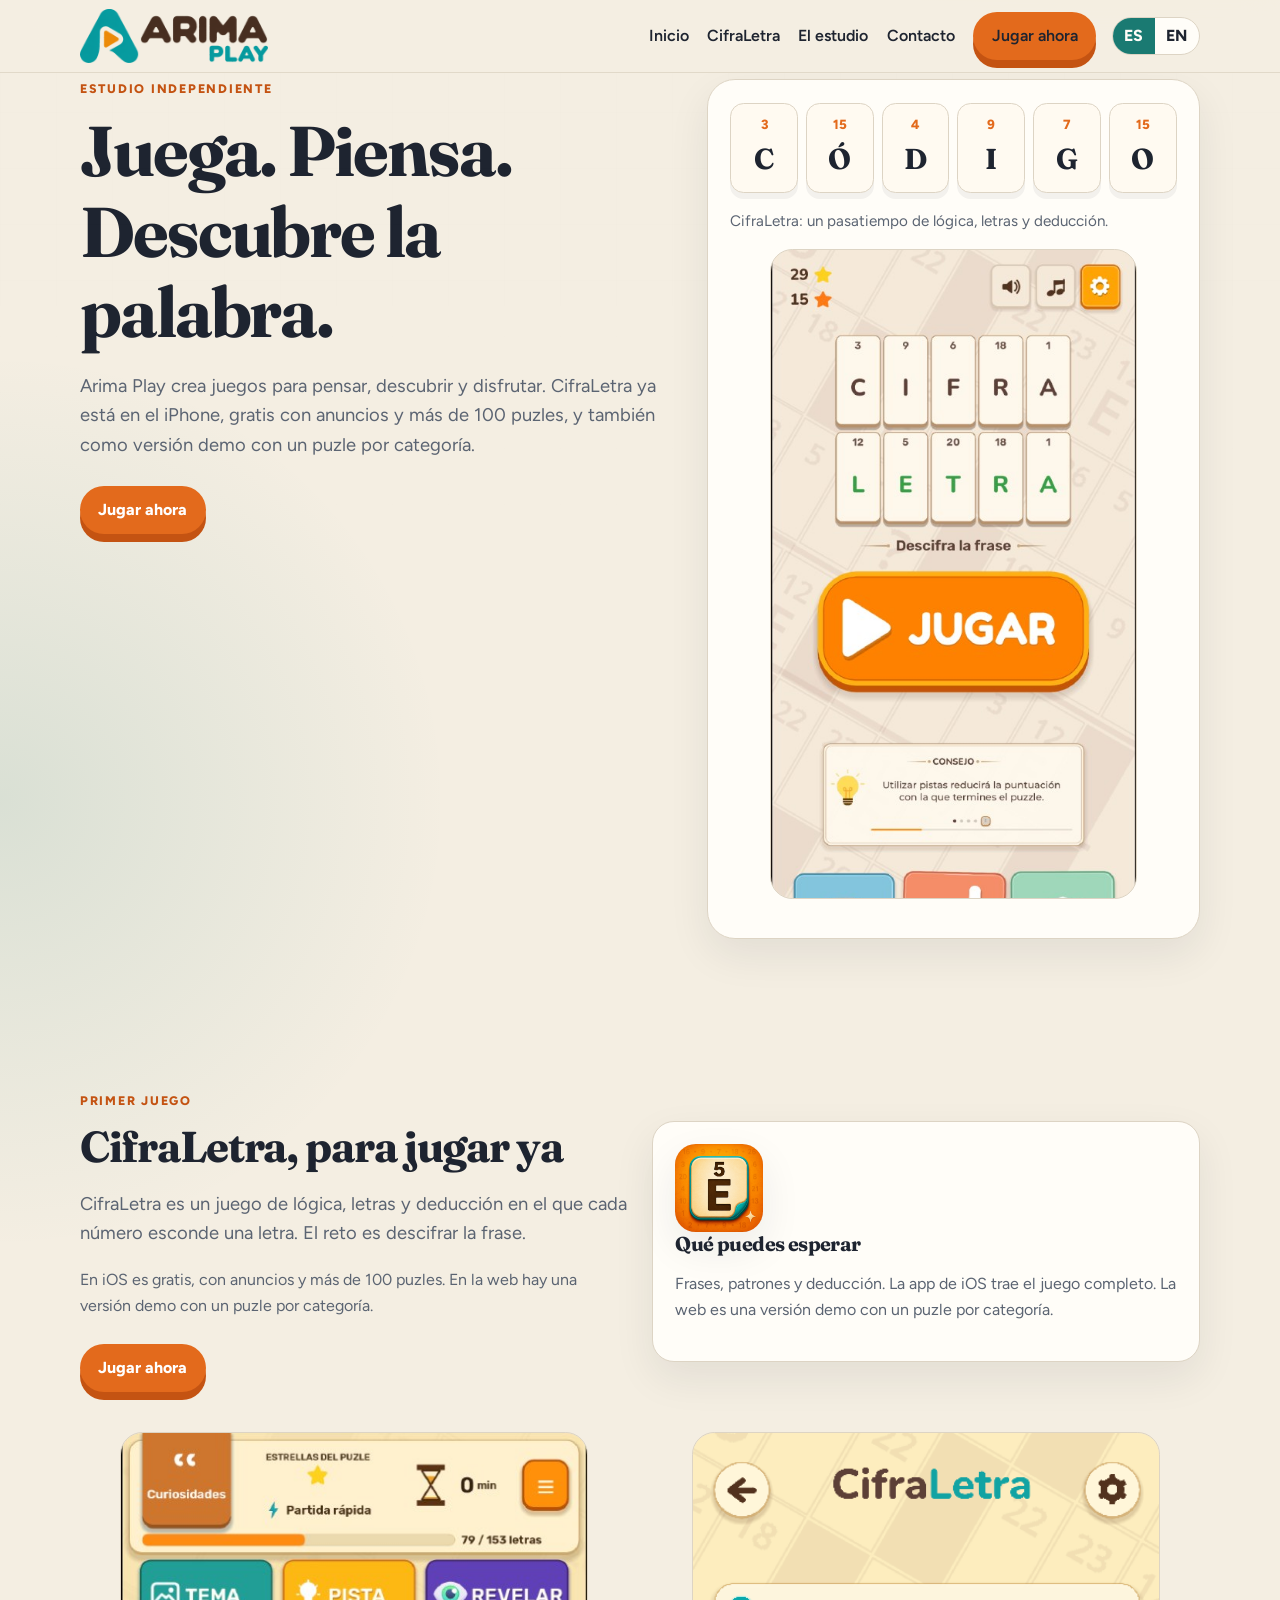
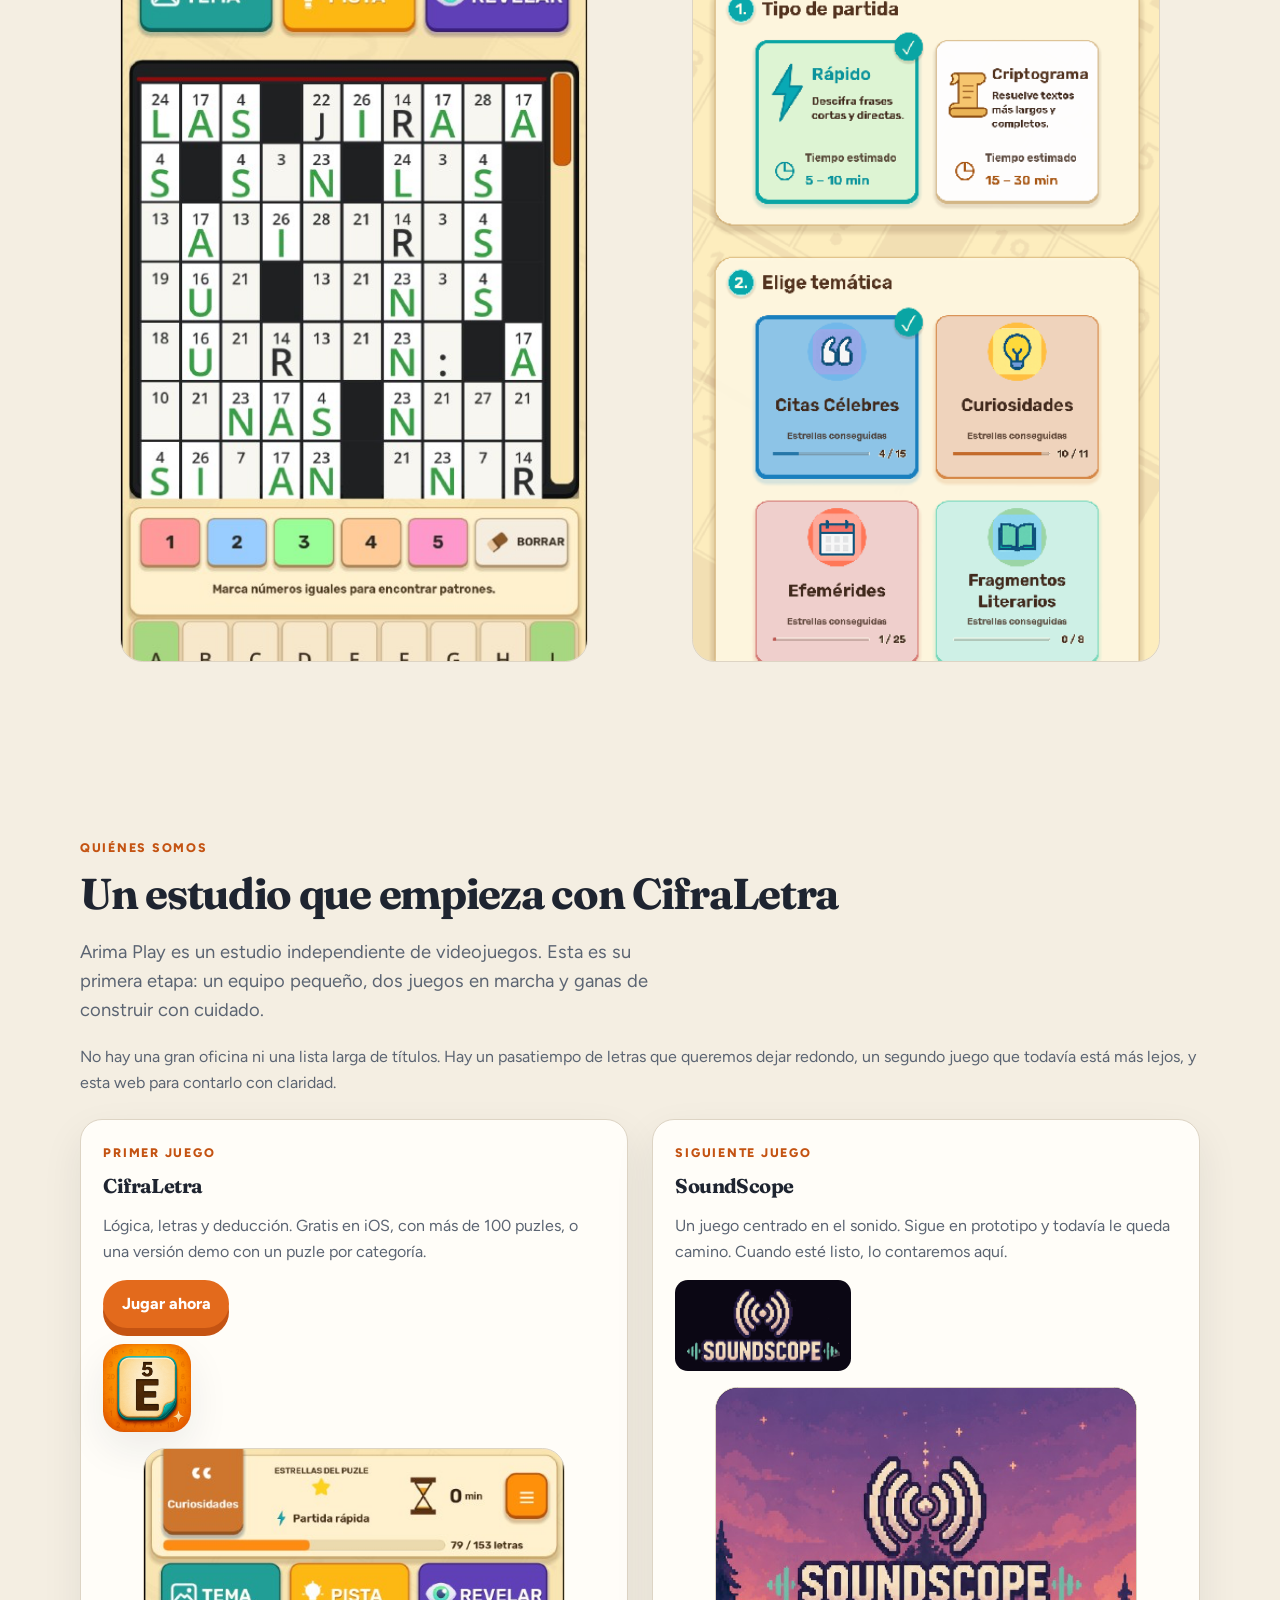
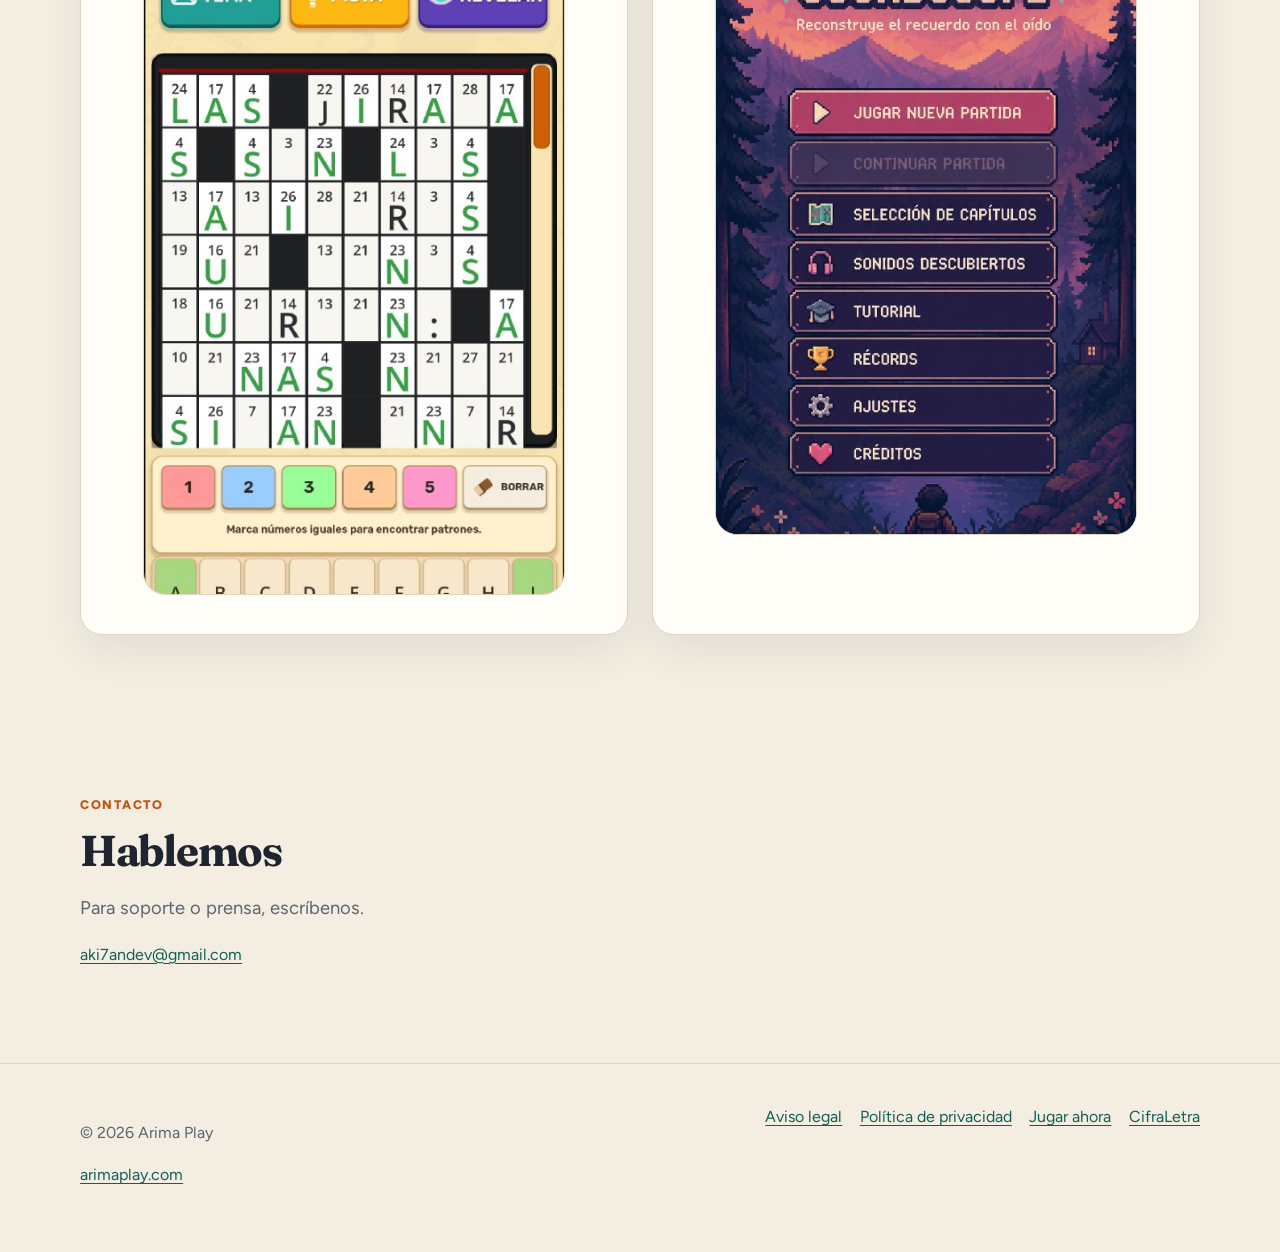
<file: index.html>
<!doctype html>
<html lang="es">
<head>
  <meta charset="utf-8">
  <meta name="viewport" content="width=device-width, initial-scale=1">
  <title data-i18n="meta.home.title">Arima Play — Estudio independiente de videojuegos</title>
  <meta name="description" data-i18n-content="meta.home.description" content="Arima Play es un estudio independiente. Juega CifraLetra en el navegador: lógica, letras y deducción.">
  <link rel="canonical" href="https://arimaplay.com/">
  <link rel="alternate" hreflang="es" href="https://arimaplay.com/?lang=es">
  <link rel="alternate" hreflang="en" href="https://arimaplay.com/?lang=en">
  <link rel="alternate" hreflang="x-default" href="https://arimaplay.com/">
  <meta name="theme-color" content="#f4eee2">
  <meta property="og:type" content="website">
  <meta property="og:locale" data-i18n-content="meta.og_locale" content="es_ES">
  <meta property="og:site_name" content="Arima Play">
  <meta property="og:title" data-i18n-content="meta.home.og_title" content="Arima Play — Juegos para pensar y descubrir">
  <meta property="og:description" data-i18n-content="meta.home.og_description" content="Estudio independiente. Juega CifraLetra en el navegador: lógica, letras y deducción.">
  <meta property="og:url" content="https://arimaplay.com/">
  <meta property="og:image" content="https://arimaplay.com/assets/images/icono-cifraletra.png">
  <meta name="twitter:card" content="summary">
  <meta name="twitter:title" content="Arima Play">
  <meta name="twitter:description" data-i18n-content="meta.home.og_description" content="Estudio independiente. Juega CifraLetra en el navegador: lógica, letras y deducción.">
  <meta name="twitter:image" content="https://arimaplay.com/assets/images/icono-cifraletra.png">
  <link rel="icon" href="assets/favicon.svg" type="image/svg+xml">
  <link rel="apple-touch-icon" href="assets/images/icono-cifraletra.png">
  <link rel="manifest" href="site.webmanifest">
  <link rel="preconnect" href="https://fonts.googleapis.com">
  <link rel="preconnect" href="https://fonts.gstatic.com" crossorigin>
  <link href="https://fonts.googleapis.com/css2?family=Figtree:wght@500;600;700;800&family=Fraunces:opsz,wght@9..144,600;9..144,700&display=swap" rel="stylesheet">
  <link rel="stylesheet" href="css/styles.css">
  <script>
    (function () {
      try {
        var query = new URLSearchParams(location.search).get("lang");
        var stored = localStorage.getItem("arimaplay-lang");
        var lang;
        if (query) {
          lang = query.toLowerCase().slice(0, 2) === "en" ? "en" : "es";
        } else if (stored) {
          lang = stored.toLowerCase().slice(0, 2) === "en" ? "en" : "es";
        } else {
          lang = (navigator.language || "es").toLowerCase().indexOf("es") === 0 ? "es" : "en";
        }
        document.documentElement.lang = lang;
      } catch (err) {}
    })();
  </script>
</head>
<body>
  <a class="skip-link" href="#contenido" data-i18n="nav.skip">Saltar al contenido</a>
  <header class="site-header">
    <div class="wrap header-inner">
      <a class="logo" href="#inicio" data-i18n-aria-label="logo.home" aria-label="Arima Play, ir al inicio">
        <img class="site-logo" src="assets/images/logo-arimaplay.png" width="840" height="240" alt="Arima Play">
      </a>
      <nav id="navegacion" class="site-nav" data-nav data-i18n-aria-label="nav.main" aria-label="Principal">
        <a href="#inicio" data-i18n="nav.home">Inicio</a>
        <a href="#cifraletra" data-i18n="nav.game">CifraLetra</a>
        <a href="#estudio" data-i18n="nav.studio">El estudio</a>
        <a href="#contacto" data-i18n="nav.contact">Contacto</a>
        <a class="button" href="jugar/" data-i18n="nav.play_now">Jugar ahora</a>
      </nav>
      <div class="header-tools">
        <div class="lang-switch" role="group" data-i18n-aria-label="lang.label" aria-label="Idioma">
          <button type="button" data-set-lang="es" aria-pressed="true">ES</button>
          <button type="button" data-set-lang="en" aria-pressed="false">EN</button>
        </div>
        <button class="nav-toggle" type="button" data-nav-toggle aria-expanded="false" aria-controls="navegacion" data-i18n-aria-label="nav.open" aria-label="Abrir menú">
          <span></span>
        </button>
      </div>
    </div>
  </header>

  <main id="contenido">
    <section class="hero" id="inicio">
      <div class="wrap hero-grid">
        <div>
          <p class="eyebrow" data-i18n="hero.eyebrow">Estudio independiente</p>
          <h1 data-i18n="hero.title">Juega. Piensa. Descubre la palabra.</h1>
          <p class="lead" data-i18n="hero.lead">Arima Play crea juegos para pensar, descubrir y disfrutar. CifraLetra ya está en el iPhone, gratis con anuncios y más de 100 puzles, y también como versión demo con un puzle por categoría.</p>
          <div class="hero-actions">
            <a class="button" href="jugar/" data-i18n="nav.play_now">Jugar ahora</a>
          </div>
        </div>
        <aside class="hero-board" data-i18n-aria-label="hero.board" aria-label="Presentación visual de CifraLetra">
          <div class="tiles" aria-hidden="true">
            <div class="tile"><small>3</small><b>C</b></div>
            <div class="tile"><small>15</small><b>Ó</b></div>
            <div class="tile"><small>4</small><b>D</b></div>
            <div class="tile"><small>9</small><b>I</b></div>
            <div class="tile"><small>7</small><b>G</b></div>
            <div class="tile"><small>15</small><b>O</b></div>
          </div>
          <p class="hero-caption" data-i18n="hero.caption">CifraLetra: un pasatiempo de lógica, letras y deducción.</p>
          <figure class="phone-frame">
            <img src="assets/images/captura-menu.png" width="720" height="1280" data-i18n-alt="hero.alt_menu" alt="Pantalla inicial de CifraLetra, con el lema Descifra la frase y el botón Jugar.">
          </figure>
        </aside>
      </div>
    </section>

    <section class="section" id="cifraletra" aria-labelledby="titulo-cifraletra">
      <div class="wrap split">
        <div>
          <p class="eyebrow" data-i18n="game.eyebrow">Primer juego</p>
          <h2 id="titulo-cifraletra" data-i18n="game.title">CifraLetra, para jugar ya</h2>
          <p class="lead" data-i18n="game.lead">CifraLetra es un juego de lógica, letras y deducción en el que cada número esconde una letra. El reto es descifrar la frase.</p>
          <p class="muted" data-i18n="game.body">En iOS es gratis, con anuncios y más de 100 puzles. En la web hay una versión demo con un puzle por categoría.</p>
          <div class="hero-actions">
            <a class="button" href="jugar/" data-i18n="nav.play_now">Jugar ahora</a>
          </div>
        </div>
        <div class="card">
          <img class="game-icon" src="assets/images/icono-cifraletra.png" width="180" height="180" alt="Icono de CifraLetra: una ficha con la letra E y el número 5.">
          <h3 data-i18n="game.expect_title">Qué puedes esperar</h3>
          <p class="muted" data-i18n="game.expect_body">Frases, patrones y deducción. La app de iOS trae el juego completo. La web es una versión demo con un puzle por categoría.</p>
        </div>
      </div>
      <div class="wrap gallery" style="margin-top: 1.5rem;">
        <figure class="shot">
          <img src="assets/images/captura-partida.png" width="720" height="1280" data-i18n-alt="game.alt_match" alt="Partida de CifraLetra: una cuadrícula de números y letras, con teclado y pistas.">
        </figure>
        <figure class="shot">
          <img src="assets/images/captura-temas.png" width="720" height="1280" data-i18n-alt="game.alt_themes" alt="Pantalla de CifraLetra para elegir el tipo de partida y la temática.">
        </figure>
      </div>
    </section>

    <section class="section" id="estudio" aria-labelledby="titulo-estudio">
      <div class="wrap">
        <p class="eyebrow" data-i18n="studio.eyebrow">Quiénes somos</p>
        <h2 id="titulo-estudio" data-i18n="studio.title">Un estudio que empieza con CifraLetra</h2>
        <p class="lead" data-i18n="studio.lead">Arima Play es un estudio independiente de videojuegos. Esta es su primera etapa: un equipo pequeño, dos juegos en marcha y ganas de construir con cuidado.</p>
        <p class="muted" data-i18n="studio.body">No hay una gran oficina ni una lista larga de títulos. Hay un pasatiempo de letras que queremos dejar redondo, un segundo juego que todavía está más lejos, y esta web para contarlo con claridad.</p>
        <div class="cards pair">
          <article class="card">
            <p class="eyebrow" data-i18n="studio.first">Primer juego</p>
            <h3>CifraLetra</h3>
            <p class="muted" data-i18n="studio.cipher_blurb">Lógica, letras y deducción. Gratis en iOS, con más de 100 puzles, o una versión demo con un puzle por categoría.</p>
            <p><a class="button" href="jugar/" data-i18n="nav.play_now">Jugar ahora</a></p>
            <div class="game-media">
              <img class="game-icon" src="assets/images/icono-cifraletra.png" width="180" height="180" data-i18n-alt="studio.alt_icon" alt="Icono de CifraLetra.">
              <figure class="shot">
                <img src="assets/images/captura-partida.png" width="720" height="1280" data-i18n-alt="studio.alt_match" alt="Pantalla de partida de CifraLetra.">
              </figure>
            </div>
          </article>
          <article class="card">
            <p class="eyebrow" data-i18n="studio.next">Siguiente juego</p>
            <h3>SoundScope</h3>
            <p class="muted" data-i18n="studio.sound_blurb">Un juego centrado en el sonido. Sigue en prototipo y todavía le queda camino. Cuando esté listo, lo contaremos aquí.</p>
            <div class="game-media">
              <img class="game-logo" src="assets/images/logo-soundscope.png" width="640" height="220" data-i18n-alt="studio.alt_logo" alt="Logotipo de SoundScope.">
              <figure class="shot shot-dark">
                <img src="assets/images/captura-soundscope.png" width="720" height="1280" data-i18n-alt="studio.alt_sound" alt="Pantalla de inicio de SoundScope: Reconstruye el recuerdo con el oído.">
              </figure>
            </div>
          </article>
        </div>
      </div>
    </section>

    <section class="section" id="contacto" aria-labelledby="titulo-contacto">
      <div class="wrap">
        <p class="eyebrow" data-i18n="contact.eyebrow">Contacto</p>
        <h2 id="titulo-contacto" data-i18n="contact.title">Hablemos</h2>
        <p class="lead" data-i18n="contact.lead">Para soporte o prensa, escríbenos.</p>
        <p><a data-contact-email href="mailto:aki7andev@gmail.com">aki7andev@gmail.com</a></p>
        <div class="socials">
          <a data-social="instagram" hidden href="#">Instagram</a>
          <a data-social="x" hidden href="#">X</a>
          <a data-social="bluesky" hidden href="#">Bluesky</a>
          <a data-social="youtube" hidden href="#">YouTube</a>
        </div>
      </div>
    </section>
  </main>

  <footer class="site-footer">
    <div class="wrap footer-grid">
      <div>
        <p>© <span data-year>2026</span> Arima Play</p>
        <p><a href="https://arimaplay.com/">arimaplay.com</a></p>
      </div>
      <div class="footer-links">
        <a href="aviso-legal.html" data-i18n="footer.legal">Aviso legal</a>
        <a href="privacidad.html" data-i18n="footer.privacy">Política de privacidad</a>
        <a href="jugar/" data-i18n="nav.play_now">Jugar ahora</a>
        <a href="#cifraletra" data-i18n="nav.game">CifraLetra</a>
      </div>
    </div>
  </footer>
  <script src="js/config.js"></script>
  <script src="js/i18n.js"></script>
  <script src="js/site.js"></script>
</body>
</html>
</file>
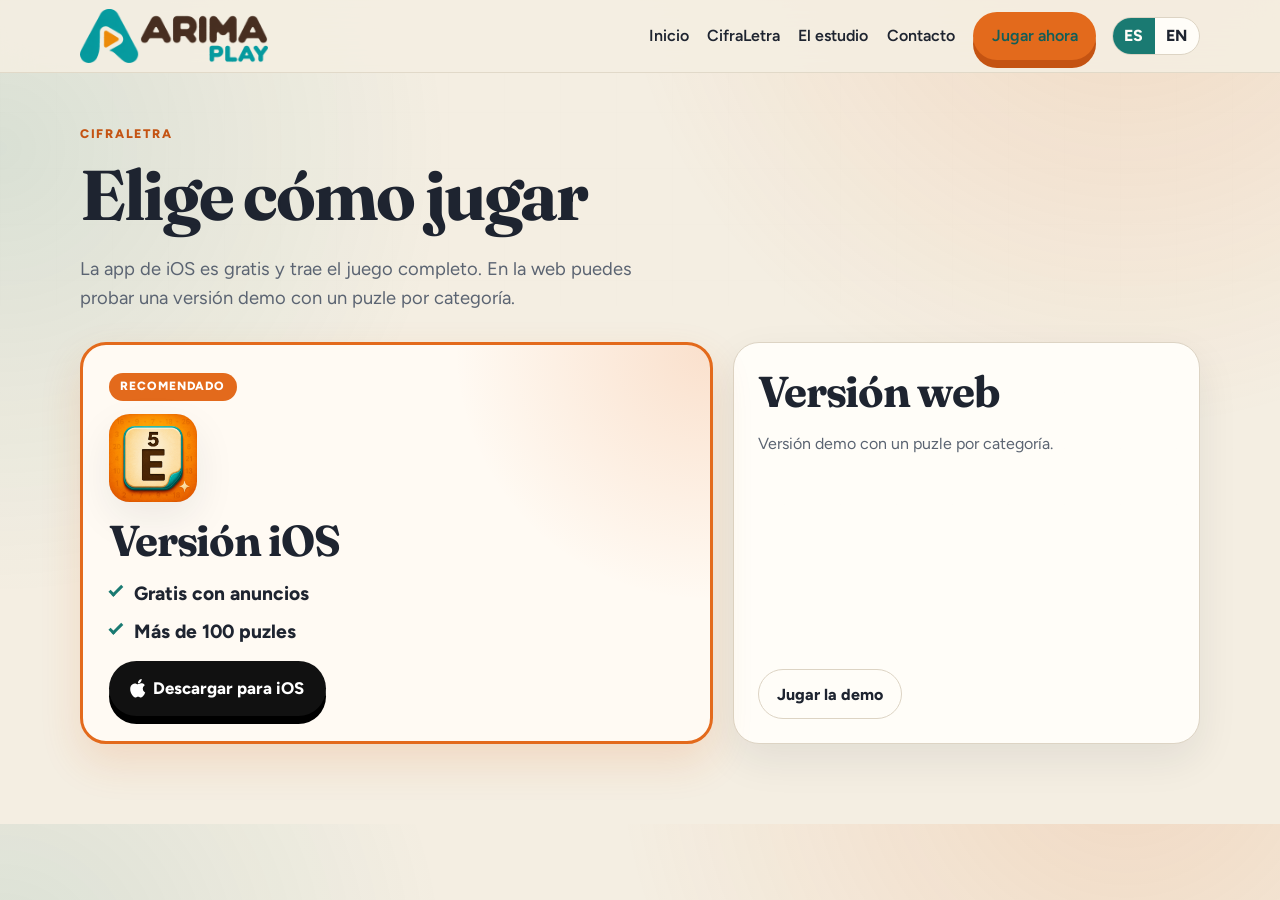
<file: jugar/index.html>
<!doctype html>
<html lang="es">
<head>
  <meta charset="utf-8">
  <meta name="viewport" content="width=device-width, initial-scale=1">
  <title data-i18n="meta.choose.title">Jugar CifraLetra — Arima Play</title>
  <meta name="description" data-i18n-content="meta.choose.description" content="Descarga CifraLetra para iOS, gratis con anuncios y más de 100 puzles, o prueba la versión demo con un puzle por categoría.">
  <link rel="canonical" href="https://arimaplay.com/jugar/">
  <link rel="alternate" hreflang="es" href="https://arimaplay.com/jugar/?lang=es">
  <link rel="alternate" hreflang="en" href="https://arimaplay.com/jugar/?lang=en">
  <link rel="alternate" hreflang="x-default" href="https://arimaplay.com/jugar/">
  <meta name="theme-color" content="#f4eee2">
  <meta property="og:type" content="website">
  <meta property="og:locale" data-i18n-content="meta.og_locale" content="es_ES">
  <meta property="og:site_name" content="Arima Play">
  <meta property="og:title" data-i18n-content="meta.choose.og_title" content="Jugar CifraLetra">
  <meta property="og:description" data-i18n-content="meta.choose.og_description" content="App de iOS gratis con más de 100 puzles, o una versión demo con un puzle por categoría.">
  <meta property="og:url" content="https://arimaplay.com/jugar/">
  <meta property="og:image" content="https://arimaplay.com/assets/images/icono-cifraletra.png">
  <link rel="icon" href="../assets/favicon.svg" type="image/svg+xml">
  <link rel="apple-touch-icon" href="../assets/images/icono-cifraletra.png">
  <link rel="preconnect" href="https://fonts.googleapis.com">
  <link rel="preconnect" href="https://fonts.gstatic.com" crossorigin>
  <link href="https://fonts.googleapis.com/css2?family=Figtree:wght@500;600;700;800&family=Fraunces:opsz,wght@9..144,600;9..144,700&display=swap" rel="stylesheet">
  <link rel="stylesheet" href="../css/styles.css">
  <script>
    (function () {
      try {
        var query = new URLSearchParams(location.search).get("lang");
        var stored = localStorage.getItem("arimaplay-lang");
        var lang;
        if (query) {
          lang = query.toLowerCase().slice(0, 2) === "en" ? "en" : "es";
        } else if (stored) {
          lang = stored.toLowerCase().slice(0, 2) === "en" ? "en" : "es";
        } else {
          lang = (navigator.language || "es").toLowerCase().indexOf("es") === 0 ? "es" : "en";
        }
        document.documentElement.lang = lang;
      } catch (err) {}
    })();
  </script>
</head>
<body>
  <a class="skip-link" href="#contenido" data-i18n="nav.skip">Saltar al contenido</a>
  <header class="site-header">
    <div class="wrap header-inner">
      <a class="logo" href="../index.html" data-i18n-aria-label="logo.home" aria-label="Arima Play, ir al inicio">
        <img class="site-logo" src="../assets/images/logo-arimaplay.png" width="840" height="240" alt="Arima Play">
      </a>
      <nav id="navegacion" class="site-nav" data-nav data-i18n-aria-label="nav.main" aria-label="Principal">
        <a href="../index.html#inicio" data-i18n="nav.home">Inicio</a>
        <a href="../index.html#cifraletra" data-i18n="nav.game">CifraLetra</a>
        <a href="../index.html#estudio" data-i18n="nav.studio">El estudio</a>
        <a href="../index.html#contacto" data-i18n="nav.contact">Contacto</a>
        <a class="button" href="./" aria-current="page" data-i18n="nav.play_now">Jugar ahora</a>
      </nav>
      <div class="header-tools">
        <div class="lang-switch" role="group" data-i18n-aria-label="lang.label" aria-label="Idioma">
          <button type="button" data-set-lang="es" aria-pressed="true">ES</button>
          <button type="button" data-set-lang="en" aria-pressed="false">EN</button>
        </div>
        <button class="nav-toggle" type="button" data-nav-toggle aria-expanded="false" aria-controls="navegacion" data-i18n-aria-label="nav.open" aria-label="Abrir menú">
          <span></span>
        </button>
      </div>
    </div>
  </header>

  <main id="contenido" class="section choose-page">
    <div class="wrap">
      <p class="eyebrow" data-i18n="choose.eyebrow">CifraLetra</p>
      <h1 data-i18n="choose.title">Elige cómo jugar</h1>
      <p class="lead" data-i18n="choose.lead">La app de iOS es gratis y trae el juego completo. En la web puedes probar una versión demo con un puzle por categoría.</p>
      <div class="choose-grid">
        <article class="choose-card choose-card-ios">
          <p class="choose-badge" data-i18n="choose.ios_badge">Recomendado</p>
          <img class="game-icon" src="../assets/images/icono-cifraletra.png" width="180" height="180" alt="">
          <h2 data-i18n="choose.ios_title">Versión iOS</h2>
          <ul class="choose-points">
            <li data-i18n="choose.ios_free">Gratis con anuncios</li>
            <li data-i18n="choose.ios_puzzles">Más de 100 puzles</li>
          </ul>
          <a class="button button-store" data-app-store href="https://apps.apple.com/app/id6807821718" target="_blank" rel="noopener noreferrer">
            <svg viewBox="0 0 14 17" aria-hidden="true" focusable="false">
              <path fill="currentColor" d="M11.4 9.1c0-2.2 1.8-3.3 1.9-3.4-1-1.5-2.6-1.7-3.2-1.7-1.4-.1-2.6.8-3.3.8-.7 0-1.7-.8-2.8-.7-1.4 0-2.8.9-3.5 2.2-1.5 2.6-.4 6.5 1.1 8.6.7 1 1.6 2.2 2.7 2.1 1.1 0 1.5-.7 2.8-.7s1.6.7 2.8.7 1.9-1.1 2.6-2.1c.8-1.2 1.1-2.3 1.2-2.4-.1 0-2.2-.9-2.3-3.4zM9.5 2.7c.6-.7 1-1.7.9-2.7-.9 0-1.9.6-2.5 1.3-.6.6-1.1 1.6-.9 2.6 1 .1 1.9-.5 2.5-1.2z"/>
            </svg>
            <span data-i18n="choose.ios_cta">Descargar para iOS</span>
          </a>
        </article>
        <article class="choose-card">
          <h2 data-i18n="choose.web_title">Versión web</h2>
          <p class="muted" data-i18n="choose.web_body">Versión demo con un puzle por categoría.</p>
          <a class="button-secondary" href="demo.html" data-i18n="choose.web_cta">Jugar la demo</a>
        </article>
      </div>
    </div>
  </main>
  <script src="../js/config.js"></script>
  <script src="../js/i18n.js"></script>
  <script src="../js/site.js"></script>
</body>
</html>
</file>
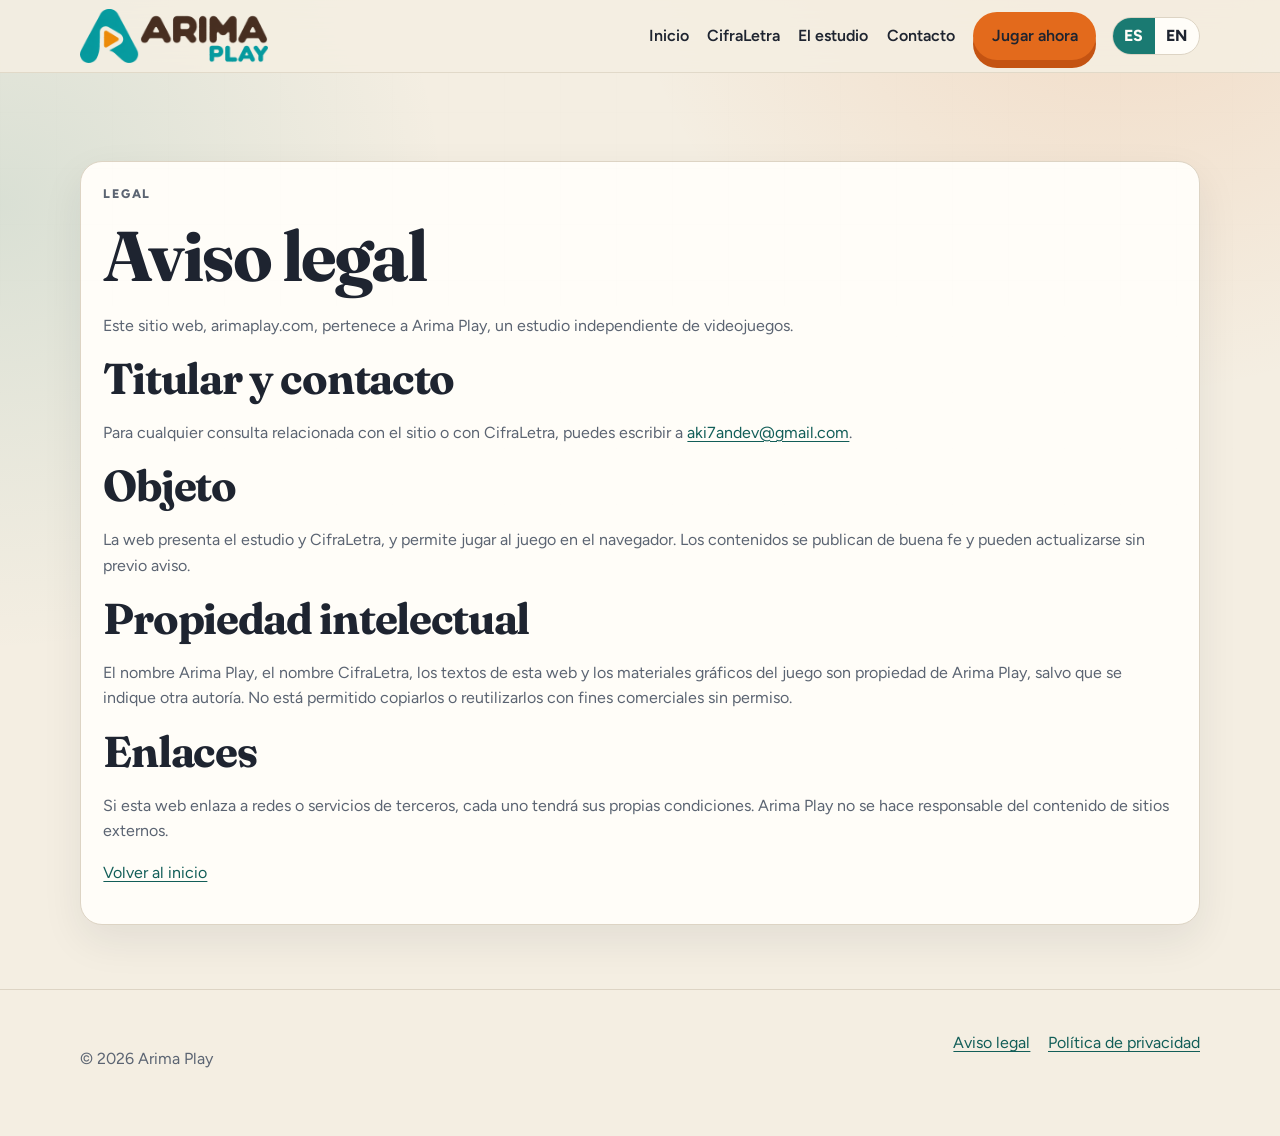
<file: aviso-legal.html>
<!doctype html>
<html lang="es">
<head>
  <meta charset="utf-8">
  <meta name="viewport" content="width=device-width, initial-scale=1">
  <title data-i18n="meta.legal.title">Aviso legal — Arima Play</title>
  <meta name="description" data-i18n-content="meta.legal.description" content="Aviso legal del sitio web de Arima Play.">
  <link rel="canonical" href="https://arimaplay.com/aviso-legal.html">
  <link rel="alternate" hreflang="es" href="https://arimaplay.com/aviso-legal.html?lang=es">
  <link rel="alternate" hreflang="en" href="https://arimaplay.com/aviso-legal.html?lang=en">
  <link rel="alternate" hreflang="x-default" href="https://arimaplay.com/aviso-legal.html">
  <meta name="theme-color" content="#f4eee2">
  <link rel="icon" href="assets/favicon.svg" type="image/svg+xml">
  <link rel="preconnect" href="https://fonts.googleapis.com">
  <link rel="preconnect" href="https://fonts.gstatic.com" crossorigin>
  <link href="https://fonts.googleapis.com/css2?family=Figtree:wght@500;600;700;800&family=Fraunces:opsz,wght@9..144,600;9..144,700&display=swap" rel="stylesheet">
  <link rel="stylesheet" href="css/styles.css">
  <script>
    (function () {
      try {
        var query = new URLSearchParams(location.search).get("lang");
        var stored = localStorage.getItem("arimaplay-lang");
        var lang;
        if (query) {
          lang = query.toLowerCase().slice(0, 2) === "en" ? "en" : "es";
        } else if (stored) {
          lang = stored.toLowerCase().slice(0, 2) === "en" ? "en" : "es";
        } else {
          lang = (navigator.language || "es").toLowerCase().indexOf("es") === 0 ? "es" : "en";
        }
        document.documentElement.lang = lang;
      } catch (err) {}
    })();
  </script>
</head>
<body>
  <a class="skip-link" href="#contenido" data-i18n="nav.skip">Saltar al contenido</a>
  <header class="site-header">
    <div class="wrap header-inner">
      <a class="logo" href="index.html" data-i18n-aria-label="logo.home" aria-label="Arima Play, ir al inicio">
        <img class="site-logo" src="assets/images/logo-arimaplay.png" width="840" height="240" alt="Arima Play">
      </a>
      <nav id="navegacion" class="site-nav" data-nav data-i18n-aria-label="nav.main" aria-label="Principal">
        <a href="index.html#inicio" data-i18n="nav.home">Inicio</a>
        <a href="index.html#cifraletra" data-i18n="nav.game">CifraLetra</a>
        <a href="index.html#estudio" data-i18n="nav.studio">El estudio</a>
        <a href="index.html#contacto" data-i18n="nav.contact">Contacto</a>
        <a class="button" href="jugar/" data-i18n="nav.play_now">Jugar ahora</a>
      </nav>
      <div class="header-tools">
        <div class="lang-switch" role="group" data-i18n-aria-label="lang.label" aria-label="Idioma">
          <button type="button" data-set-lang="es" aria-pressed="true">ES</button>
          <button type="button" data-set-lang="en" aria-pressed="false">EN</button>
        </div>
        <button class="nav-toggle" type="button" data-nav-toggle aria-expanded="false" aria-controls="navegacion" data-i18n-aria-label="nav.open" aria-label="Abrir menú">
          <span></span>
        </button>
      </div>
    </div>
  </header>
  <main id="contenido" class="legal-page">
    <div class="wrap legal">
      <p class="eyebrow" data-i18n="legal.eyebrow">Legal</p>
      <h1 data-i18n="legal.notice.title">Aviso legal</h1>
      <p data-i18n="legal.notice.intro">Este sitio web, arimaplay.com, pertenece a Arima Play, un estudio independiente de videojuegos.</p>
      <h2 data-i18n="legal.notice.owner">Titular y contacto</h2>
      <p><span data-i18n="legal.notice.owner_body">Para cualquier consulta relacionada con el sitio o con CifraLetra, puedes escribir a</span> <a data-contact-email href="mailto:aki7andev@gmail.com">aki7andev@gmail.com</a>.</p>
      <h2 data-i18n="legal.notice.object">Objeto</h2>
      <p data-i18n="legal.notice.object_body">La web presenta el estudio y CifraLetra, y permite jugar al juego en el navegador. Los contenidos se publican de buena fe y pueden actualizarse sin previo aviso.</p>
      <h2 data-i18n="legal.notice.ip">Propiedad intelectual</h2>
      <p data-i18n="legal.notice.ip_body">El nombre Arima Play, el nombre CifraLetra, los textos de esta web y los materiales gráficos del juego son propiedad de Arima Play, salvo que se indique otra autoría. No está permitido copiarlos o reutilizarlos con fines comerciales sin permiso.</p>
      <h2 data-i18n="legal.notice.links">Enlaces</h2>
      <p data-i18n="legal.notice.links_body">Si esta web enlaza a redes o servicios de terceros, cada uno tendrá sus propias condiciones. Arima Play no se hace responsable del contenido de sitios externos.</p>
      <p><a href="index.html" data-i18n="legal.back">Volver al inicio</a></p>
    </div>
  </main>
  <footer class="site-footer">
    <div class="wrap footer-grid">
      <p>© <span data-year>2026</span> Arima Play</p>
      <div class="footer-links">
        <a href="aviso-legal.html" aria-current="page" data-i18n="footer.legal">Aviso legal</a>
        <a href="privacidad.html" data-i18n="footer.privacy">Política de privacidad</a>
      </div>
    </div>
  </footer>
  <script src="js/config.js"></script>
  <script src="js/i18n.js"></script>
  <script src="js/site.js"></script>
</body>
</html>
</file>
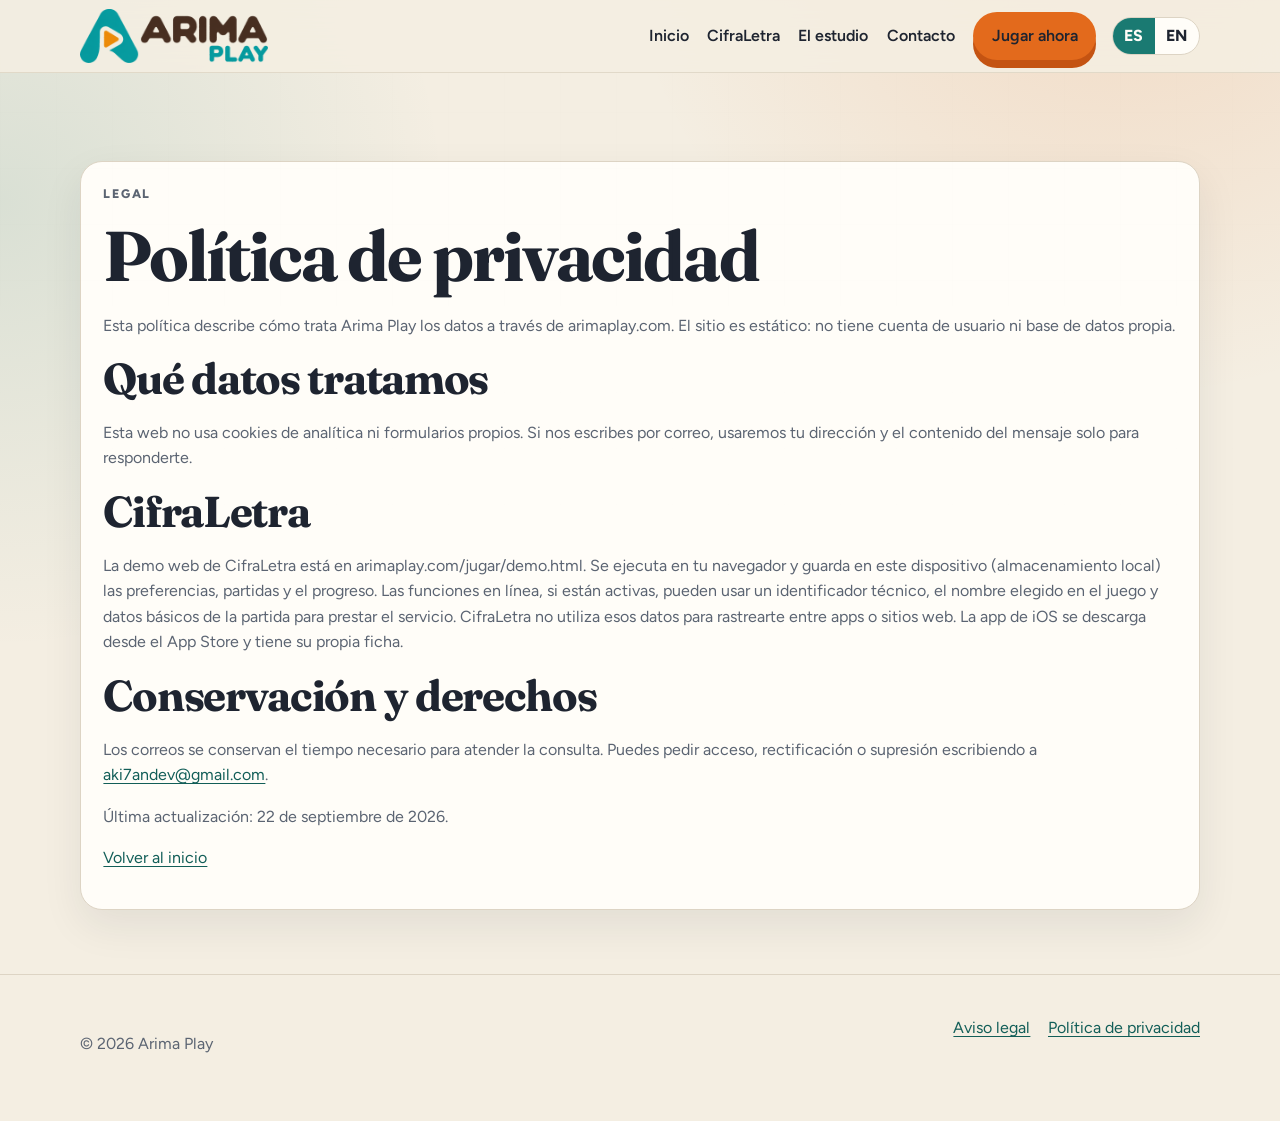
<file: privacidad.html>
<!doctype html>
<html lang="es">
<head>
  <meta charset="utf-8">
  <meta name="viewport" content="width=device-width, initial-scale=1">
  <title data-i18n="meta.privacy.title">Política de privacidad — Arima Play</title>
  <meta name="description" data-i18n-content="meta.privacy.description" content="Política de privacidad del sitio web de Arima Play.">
  <link rel="canonical" href="https://arimaplay.com/privacidad.html">
  <link rel="alternate" hreflang="es" href="https://arimaplay.com/privacidad.html?lang=es">
  <link rel="alternate" hreflang="en" href="https://arimaplay.com/privacidad.html?lang=en">
  <link rel="alternate" hreflang="x-default" href="https://arimaplay.com/privacidad.html">
  <meta name="theme-color" content="#f4eee2">
  <link rel="icon" href="assets/favicon.svg" type="image/svg+xml">
  <link rel="preconnect" href="https://fonts.googleapis.com">
  <link rel="preconnect" href="https://fonts.gstatic.com" crossorigin>
  <link href="https://fonts.googleapis.com/css2?family=Figtree:wght@500;600;700;800&family=Fraunces:opsz,wght@9..144,600;9..144,700&display=swap" rel="stylesheet">
  <link rel="stylesheet" href="css/styles.css">
  <script>
    (function () {
      try {
        var query = new URLSearchParams(location.search).get("lang");
        var stored = localStorage.getItem("arimaplay-lang");
        var lang;
        if (query) {
          lang = query.toLowerCase().slice(0, 2) === "en" ? "en" : "es";
        } else if (stored) {
          lang = stored.toLowerCase().slice(0, 2) === "en" ? "en" : "es";
        } else {
          lang = (navigator.language || "es").toLowerCase().indexOf("es") === 0 ? "es" : "en";
        }
        document.documentElement.lang = lang;
      } catch (err) {}
    })();
  </script>
</head>
<body>
  <a class="skip-link" href="#contenido" data-i18n="nav.skip">Saltar al contenido</a>
  <header class="site-header">
    <div class="wrap header-inner">
      <a class="logo" href="index.html" data-i18n-aria-label="logo.home" aria-label="Arima Play, ir al inicio">
        <img class="site-logo" src="assets/images/logo-arimaplay.png" width="840" height="240" alt="Arima Play">
      </a>
      <nav id="navegacion" class="site-nav" data-nav data-i18n-aria-label="nav.main" aria-label="Principal">
        <a href="index.html#inicio" data-i18n="nav.home">Inicio</a>
        <a href="index.html#cifraletra" data-i18n="nav.game">CifraLetra</a>
        <a href="index.html#estudio" data-i18n="nav.studio">El estudio</a>
        <a href="index.html#contacto" data-i18n="nav.contact">Contacto</a>
        <a class="button" href="jugar/" data-i18n="nav.play_now">Jugar ahora</a>
      </nav>
      <div class="header-tools">
        <div class="lang-switch" role="group" data-i18n-aria-label="lang.label" aria-label="Idioma">
          <button type="button" data-set-lang="es" aria-pressed="true">ES</button>
          <button type="button" data-set-lang="en" aria-pressed="false">EN</button>
        </div>
        <button class="nav-toggle" type="button" data-nav-toggle aria-expanded="false" aria-controls="navegacion" data-i18n-aria-label="nav.open" aria-label="Abrir menú">
          <span></span>
        </button>
      </div>
    </div>
  </header>
  <main id="contenido" class="legal-page">
    <div class="wrap legal">
      <p class="eyebrow" data-i18n="legal.eyebrow">Legal</p>
      <h1 data-i18n="privacy.title">Política de privacidad</h1>
      <p data-i18n="privacy.intro">Esta política describe cómo trata Arima Play los datos a través de arimaplay.com. El sitio es estático: no tiene cuenta de usuario ni base de datos propia.</p>
      <h2 data-i18n="privacy.data">Qué datos tratamos</h2>
      <p data-i18n="privacy.data_body">Esta web no usa cookies de analítica ni formularios propios. Si nos escribes por correo, usaremos tu dirección y el contenido del mensaje solo para responderte.</p>
      <h2 data-i18n="privacy.game">CifraLetra</h2>
      <p data-i18n="privacy.game_body">Puedes jugar CifraLetra en arimaplay.com/jugar. El juego se ejecuta en tu navegador y guarda en este dispositivo (almacenamiento local) las preferencias, partidas y el progreso. Las funciones en línea, si están activas, pueden usar un identificador técnico, el nombre elegido en el juego y datos básicos de la partida para prestar el servicio. CifraLetra no utiliza esos datos para rastrearte entre apps o sitios web.</p>
      <h2 data-i18n="privacy.rights">Conservación y derechos</h2>
      <p><span data-i18n="privacy.rights_body">Los correos se conservan el tiempo necesario para atender la consulta. Puedes pedir acceso, rectificación o supresión escribiendo a</span> <a data-contact-email href="mailto:aki7andev@gmail.com">aki7andev@gmail.com</a>.</p>
      <p data-i18n="privacy.updated">Última actualización: 22 de septiembre de 2026.</p>
      <p><a href="index.html" data-i18n="legal.back">Volver al inicio</a></p>
    </div>
  </main>
  <footer class="site-footer">
    <div class="wrap footer-grid">
      <p>© <span data-year>2026</span> Arima Play</p>
      <div class="footer-links">
        <a href="aviso-legal.html" data-i18n="footer.legal">Aviso legal</a>
        <a href="privacidad.html" aria-current="page" data-i18n="footer.privacy">Política de privacidad</a>
      </div>
    </div>
  </footer>
  <script src="js/config.js"></script>
  <script src="js/i18n.js"></script>
  <script src="js/site.js"></script>
</body>
</html>
</file>
<file: css/styles.css>
:root {
  --paper: #f4eee2;
  --tile: #fffdf8;
  --ink: #1e2430;
  --muted: #5b6472;
  --line: #ddd4c4;
  --orange: #e36a1c;
  --orange-deep: #c45312;
  --teal: #1a7a72;
  --teal-deep: #125e58;
  --shadow: 0 16px 40px rgba(30, 36, 48, 0.08);
  --radius: 22px;
  --max: 1120px;
  --header: 4.5rem;
  color-scheme: light;
}

*,
*::before,
*::after {
  box-sizing: border-box;
}

html {
  scroll-behavior: smooth;
  scroll-padding-top: var(--header);
}

body {
  margin: 0;
  color: var(--ink);
  background:
    radial-gradient(circle at 88% -10%, rgba(227, 106, 28, 0.16), transparent 32rem),
    radial-gradient(circle at 0% 18%, rgba(26, 122, 114, 0.12), transparent 28rem),
    var(--paper);
  font-family: Figtree, "Segoe UI", sans-serif;
  line-height: 1.6;
}

body::before {
  content: "";
  position: fixed;
  inset: 0;
  pointer-events: none;
  opacity: 0.18;
  background-image:
    linear-gradient(rgba(30, 36, 48, 0.05) 1px, transparent 1px),
    linear-gradient(90deg, rgba(30, 36, 48, 0.05) 1px, transparent 1px);
  background-size: 56px 56px;
  mask-image: linear-gradient(180deg, rgba(0, 0, 0, 0.7), transparent 85%);
}

img {
  max-width: 100%;
  height: auto;
  display: block;
}

a {
  color: var(--teal-deep);
  text-underline-offset: 0.18em;
}

a:hover {
  color: var(--orange-deep);
}

:focus-visible {
  outline: 3px solid var(--orange);
  outline-offset: 3px;
}

.skip-link {
  position: absolute;
  left: 1rem;
  top: -3rem;
  z-index: 30;
  padding: 0.6rem 0.9rem;
  border-radius: 999px;
  background: var(--ink);
  color: white;
  text-decoration: none;
}

.skip-link:focus {
  top: 1rem;
}

.wrap {
  width: min(var(--max), calc(100% - 2rem));
  margin-inline: auto;
}

.site-header {
  position: sticky;
  top: 0;
  z-index: 20;
  backdrop-filter: blur(16px);
  background: rgba(244, 238, 226, 0.88);
  border-bottom: 1px solid rgba(221, 212, 196, 0.8);
}

.header-inner {
  min-height: var(--header);
  display: flex;
  align-items: center;
  justify-content: space-between;
  gap: 1rem;
}

.header-tools {
  display: flex;
  align-items: center;
  gap: 0.55rem;
}

.lang-switch {
  display: inline-flex;
  overflow: hidden;
  border: 1px solid var(--line);
  border-radius: 999px;
  background: var(--tile);
}

.lang-switch button {
  min-width: 2.45rem;
  min-height: 2.2rem;
  padding: 0 0.7rem;
  border: 0;
  background: transparent;
  color: var(--ink);
  font: inherit;
  font-weight: 750;
  letter-spacing: 0.02em;
  cursor: pointer;
}

.lang-switch button[aria-pressed="true"] {
  color: #fffdf8;
  background: var(--teal);
}

.logo {
  display: inline-flex;
  align-items: center;
  flex: 0 0 auto;
  color: inherit;
  text-decoration: none;
}

.site-logo {
  width: clamp(9.75rem, 17vw, 11.75rem);
  height: auto;
}


.nav-toggle {
  display: none;
  width: 2.7rem;
  height: 2.7rem;
  border: 1px solid var(--line);
  border-radius: 0.8rem;
  background: var(--tile);
  cursor: pointer;
}

.nav-toggle span,
.nav-toggle::before,
.nav-toggle::after {
  display: block;
  width: 1.15rem;
  height: 2px;
  margin: 0.28rem auto;
  background: var(--ink);
  content: "";
}

.site-nav {
  display: flex;
  align-items: center;
  margin-left: auto;
  gap: 1.15rem;
}

.site-nav a {
  color: var(--ink);
  text-decoration: none;
  font-weight: 600;
}

.site-nav a:hover,
.site-nav a[aria-current="page"] {
  color: var(--teal-deep);
}

.button,
.button-secondary {
  display: inline-flex;
  align-items: center;
  justify-content: center;
  gap: 0.45rem;
  min-height: 3rem;
  padding: 0.7rem 1.15rem;
  border-radius: 999px;
  font-weight: 750;
  text-decoration: none;
  border: 0;
  cursor: pointer;
}

.button {
  color: white;
  background: var(--orange);
  box-shadow: 0 8px 0 var(--orange-deep);
}

.button:hover {
  color: white;
  transform: translateY(-1px);
}

.button.is-disabled {
  box-shadow: none;
  cursor: default;
}

.button-secondary {
  color: var(--ink);
  background: var(--tile);
  border: 1px solid var(--line);
}

.section {
  padding: 5rem 0;
}

.hero {
  padding: 0.4rem 0 4.5rem;
}

.hero-grid,
.split,
.cards,
.gallery {
  display: grid;
  gap: 1.5rem;
}

.hero-grid {
  grid-template-columns: 1.1fr 0.9fr;
  align-items: start;
}

.eyebrow {
  margin: 0 0 0.7rem;
  color: var(--orange-deep);
  font-size: 0.78rem;
  font-weight: 800;
  letter-spacing: 0.14em;
  text-transform: uppercase;
}

h1,
h2,
h3,
.logo-word {
  letter-spacing: -0.03em;
}

h1,
h2,
h3 {
  font-family: Fraunces, Georgia, serif;
  line-height: 1.15;
}

h1 {
  margin: 0 0 1rem;
  font-size: clamp(2.4rem, 6vw, 4.4rem);
}

h2 {
  margin: 0 0 0.8rem;
  font-size: clamp(1.8rem, 4vw, 2.7rem);
}

h3 {
  margin: 0 0 0.5rem;
  font-size: 1.25rem;
}

.lead,
.muted {
  color: var(--muted);
}

.lead {
  max-width: 38rem;
  font-size: 1.15rem;
}

.hero-actions,
.inline-actions {
  display: flex;
  flex-wrap: wrap;
  gap: 0.8rem;
  margin-top: 1.6rem;
}

.hero-board {
  position: relative;
  padding: 1.4rem;
  border: 1px solid var(--line);
  border-radius: calc(var(--radius) + 6px);
  background: var(--tile);
  box-shadow: var(--shadow);
}

.tiles {
  display: grid;
  grid-template-columns: repeat(6, 1fr);
  gap: 0.5rem;
}

.tile {
  aspect-ratio: 3 / 4;
  display: flex;
  flex-direction: column;
  align-items: center;
  justify-content: center;
  border: 1px solid var(--line);
  border-radius: 0.85rem;
  background: #fffaf1;
  box-shadow: 0 6px 0 rgba(30, 36, 48, 0.05);
}

.tile b {
  font-family: Fraunces, Georgia, serif;
  font-size: clamp(1.2rem, 3vw, 1.8rem);
}

.tile small {
  color: var(--orange);
  font-weight: 800;
}

.hero-caption {
  margin: 1rem 0 0;
  color: var(--muted);
  font-size: 0.95rem;
}

.phone-frame {
  margin-top: 1rem;
  overflow: hidden;
  border-radius: 1.4rem;
  border: 1px solid var(--line);
  background: #efe6d4;
}

.phone-frame img {
  width: 100%;
  aspect-ratio: 9 / 16;
  object-fit: cover;
  object-position: top;
}

.cards {
  grid-template-columns: repeat(3, 1fr);
  margin-top: 1.5rem;
}

.cards.pair {
  grid-template-columns: 1fr 1fr;
}

.card,
.legal,
.notice {
  padding: 1.4rem;
  border: 1px solid var(--line);
  border-radius: var(--radius);
  background: var(--tile);
  box-shadow: var(--shadow);
}

.split {
  grid-template-columns: 1fr 1fr;
  align-items: center;
}

.gallery {
  grid-template-columns: 1fr 1fr;
}

.shot {
  overflow: hidden;
  border-radius: 1.4rem;
  border: 1px solid var(--line);
  background: #efe6d4;
}

.shot img {
  width: 100%;
  aspect-ratio: 9 / 16;
  object-fit: cover;
  object-position: top;
}

.game-icon {
  width: 5.5rem;
  height: 5.5rem;
  border-radius: 1.3rem;
  box-shadow: var(--shadow);
}

.game-split {
  display: grid;
  grid-template-columns: minmax(0, 1fr) minmax(7.5rem, 42%);
  gap: 1rem;
  align-items: start;
  margin-top: 0.9rem;
}

.game-copy {
  display: grid;
  align-content: start;
  gap: 0.85rem;
}

.game-copy .muted {
  margin: 0;
}

.game-logo {
  width: min(100%, 11rem);
  height: auto;
  padding: 0.55rem 0.7rem;
  border-radius: 0.8rem;
  background: #0b0714;
}

.game-split .shot {
  margin: 0;
}

.shot-dark {
  background: #140c22;
}

.notice {
  display: flex;
  flex-direction: column;
  gap: 0.8rem;
  background: #fff7ec;
  border-color: #efd2b4;
}

.status-pill {
  align-self: start;
  padding: 0.25rem 0.65rem;
  border-radius: 999px;
  background: #f3d7b5;
  color: #7a3d0d;
  font-size: 0.78rem;
  font-weight: 800;
  letter-spacing: 0.06em;
  text-transform: uppercase;
}

.site-footer {
  padding: 2.5rem 0 3rem;
  border-top: 1px solid var(--line);
  color: var(--muted);
}

.footer-grid {
  display: flex;
  justify-content: space-between;
  gap: 1.5rem;
  flex-wrap: wrap;
}

.footer-links,
.socials {
  display: flex;
  flex-wrap: wrap;
  gap: 0.9rem 1.1rem;
}

.legal-page {
  padding: 5.5rem 0 4rem;
}

.legal p,
.legal li {
  color: var(--muted);
}

.not-found {
  min-height: 70vh;
  display: grid;
  place-items: center;
  text-align: center;
}

.choose-page {
  padding-top: 3.2rem;
}

.choose-grid {
  display: grid;
  grid-template-columns: 1.15fr 0.85fr;
  gap: 1.25rem;
  align-items: stretch;
  margin-top: 1.8rem;
}

.choose-card {
  display: flex;
  flex-direction: column;
  align-items: flex-start;
  gap: 0.85rem;
  padding: 1.5rem;
  border: 1px solid var(--line);
  border-radius: calc(var(--radius) + 4px);
  background: var(--tile);
  box-shadow: var(--shadow);
}

.choose-card h2 {
  margin: 0;
}

.choose-card .muted {
  margin: 0;
}

.choose-card .button,
.choose-card .button-secondary {
  margin-top: auto;
}

.choose-card-ios {
  position: relative;
  padding: 1.7rem 1.6rem 1.6rem;
  border: 3px solid var(--orange);
  background:
    radial-gradient(circle at 100% 0%, rgba(227, 106, 28, 0.18), transparent 16rem),
    #fffaf3;
  box-shadow: 0 18px 40px rgba(227, 106, 28, 0.16);
}

.choose-badge {
  margin: 0;
  padding: 0.28rem 0.7rem;
  border-radius: 999px;
  background: var(--orange);
  color: white;
  font-size: 0.75rem;
  font-weight: 800;
  letter-spacing: 0.08em;
  text-transform: uppercase;
}

.choose-points {
  margin: 0;
  padding: 0;
  list-style: none;
}

.choose-points li {
  position: relative;
  padding-left: 1.6rem;
  font-size: 1.2rem;
  font-weight: 750;
}

.choose-points li + li {
  margin-top: 0.45rem;
}

.choose-points li::before {
  content: "";
  position: absolute;
  left: 0;
  top: 0.45rem;
  width: 0.85rem;
  height: 0.45rem;
  border-left: 3px solid var(--teal);
  border-bottom: 3px solid var(--teal);
  transform: rotate(-45deg);
}

.button-store {
  min-height: 3.4rem;
  padding-inline: 1.35rem;
  background: #111;
  box-shadow: 0 8px 0 #000;
  font-size: 1.05rem;
}

.button-store:hover {
  color: white;
  background: #222;
}

.button-store svg {
  width: 1rem;
  height: 1.15rem;
}

@media (max-width: 860px) {
  .nav-toggle {
    display: inline-block;
  }

  .header-tools {
    margin-left: auto;
  }

  .site-nav {
    display: none;
    position: absolute;
    top: calc(var(--header) - 0.3rem);
    left: 1rem;
    right: 1rem;
    margin-left: 0;
    padding: 1rem;
    flex-direction: column;
    align-items: stretch;
    border: 1px solid var(--line);
    border-radius: 1rem;
    background: var(--tile);
    box-shadow: var(--shadow);
  }

  .site-nav.is-open {
    display: flex;
  }

  .hero-grid,
  .split,
  .cards,
  .cards.pair,
  .choose-grid,
  .game-split,
  .gallery {
    grid-template-columns: 1fr;
  }

  .section,
  .legal-page {
    padding: 3.4rem 0;
  }

  .hero {
    padding: 0.7rem 0 2.8rem;
  }
}

.play-page {
  min-height: 100dvh;
  background:
    radial-gradient(circle at 80% 0%, rgba(227, 106, 28, 0.14), transparent 24rem),
    #1a1714;
}

.play-page .site-header {
  background: rgba(244, 238, 226, 0.94);
}

.play-header .header-inner {
  min-height: 3.6rem;
}

.play-header .header-tools {
  margin-left: auto;
}

.play-nav {
  display: flex;
  align-items: center;
  gap: 0.9rem;
}

.play-nav a {
  color: var(--ink);
  text-decoration: none;
  font-weight: 700;
}

.play-main {
  padding: 1rem 0 1.5rem;
}

.play-copy {
  margin-bottom: 1rem;
}

.play-copy h1 {
  margin: 0 0 0.4rem;
  color: #f4eee2;
  font-size: clamp(1.6rem, 4vw, 2.2rem);
}

.play-copy .muted {
  max-width: 36rem;
  color: #cfc4b3;
}

.play-stage {
  aspect-ratio: 1206 / 2622;
  width: auto;
  height: min(88dvh, calc(100dvh - 6.5rem));
  max-width: calc(100% - 1.5rem);
  margin: 0 auto;
  overflow: hidden;
  border-radius: 1.5rem;
  border: 1px solid rgba(244, 238, 226, 0.16);
  background: #0d0c0b;
  box-shadow: 0 24px 60px rgba(0, 0, 0, 0.35);
}

.play-stage iframe {
  width: 100%;
  height: 100%;
  border: 0;
  background: #000;
}

@media (max-width: 720px) {
  .play-main {
    padding: 0;
  }

  .play-copy {
    display: none;
  }

  .play-stage {
    width: 100%;
    max-width: none;
    height: calc(100dvh - 3.6rem);
    aspect-ratio: auto;
    border-radius: 0;
    border: 0;
  }
}

@media (prefers-reduced-motion: reduce) {
  html {
    scroll-behavior: auto;
  }

  *,
  *::before,
  *::after {
    animation: none !important;
    transition: none !important;
  }
}
</file>
